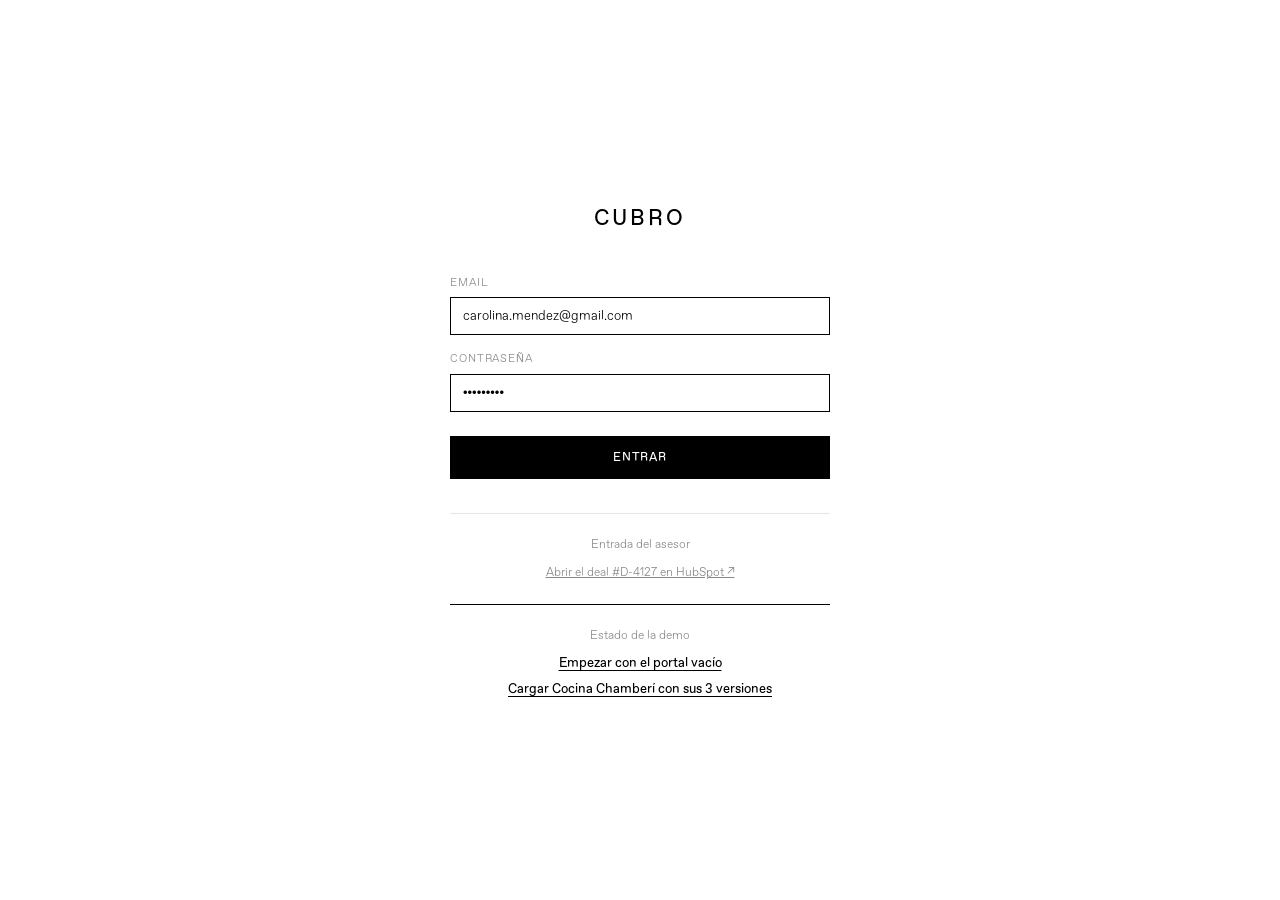
<file: index.html>
<!DOCTYPE html>
<html lang="es">
<head>
<meta charset="utf-8">
<meta name="viewport" content="width=device-width, initial-scale=1">
<title>Entrar · CUBRO</title>
<link rel="stylesheet" href="cubro-identity.css">
<link rel="stylesheet" href="app.css">
</head>
<body>

<div class="login">
  <div class="login-box">
    <span class="logo">CUBRO</span>

    <form onsubmit="entrar(event)">
      <div class="f">
        <label for="email">Email</label>
        <input type="email" id="email" value="carolina.mendez@gmail.com">
      </div>
      <div class="f">
        <label for="pass">Contraseña</label>
        <input type="password" id="pass" value="cubro2026">
      </div>
      <button class="btn" type="submit">Entrar</button>
    </form>

    <div class="login-alt">
      <p>Entrada del asesor</p>
      <p style="margin-top:10px"><a href="deal.html">Abrir el deal #D-4127 en HubSpot ↗</a></p>
      <hr class="divider" style="margin:22px 0">
      <p class="muted">Estado de la demo</p>
      <p style="margin-top:10px"><button class="lnk" onclick="empezarVacio()">Empezar con el portal vacío</button></p>
      <p style="margin-top:8px"><button class="lnk" onclick="cargarCierre()">Cargar Cocina Chamberí con sus 3 versiones</button></p>
    </div>
  </div>
</div>

<script src="app.js"></script>
<script>
function entrar(ev) { ev.preventDefault(); location.href = 'home.html?role=cliente'; }

/* Punto de partida del journey completo: la clienta aún no tiene nada. */
function empezarVacio() {
  resetState();
  toast('Portal vacío. Entra y crea tu primer proyecto.');
}
/* Atajo al final del guion: proyecto con V1, V2 y V3 firmada. */
function cargarCierre() {
  sembrarDemoCompleta();
  toast('Cocina Chamberí cargada: V3 firmada y actual, V1 y V2 de consulta.');
}
</script>
</body>
</html>
</file>
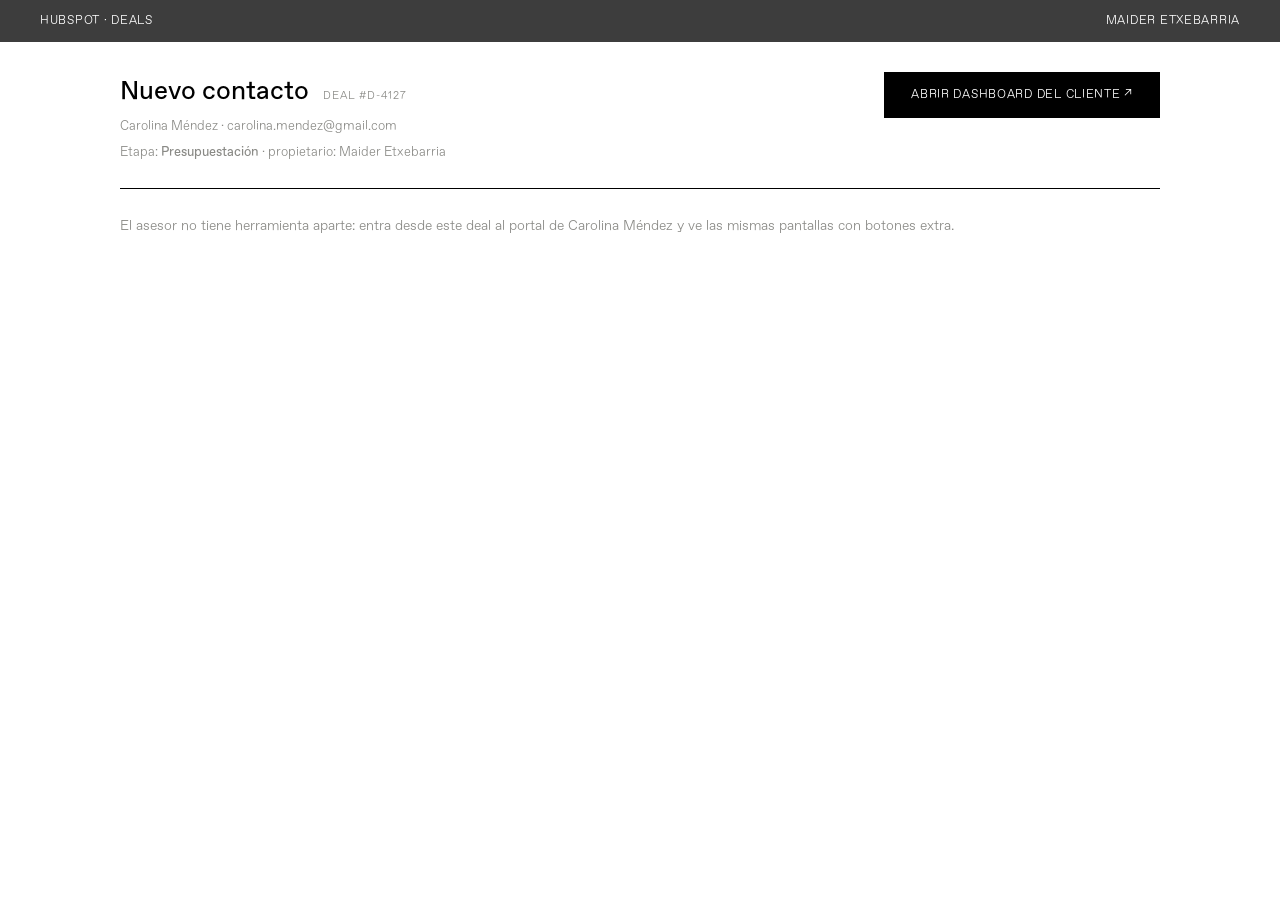
<file: deal.html>
<!DOCTYPE html>
<html lang="es">
<head>
<meta charset="utf-8">
<meta name="viewport" content="width=device-width, initial-scale=1">
<title>HubSpot · Deals</title>
<link rel="stylesheet" href="cubro-identity.css">
<link rel="stylesheet" href="app.css">
</head>
<body>

<!-- Prop. Sólo existe para que el Loom muestre que el asesor entra al portal del
     cliente DESDE HubSpot. Nada de clonar HubSpot: una barra y un botón. -->
<div class="hs-bar">
  <span>HubSpot · Deals</span>
  <span id="hsUser"></span>
</div>

<div class="wrap" id="deal"></div>

<script src="app.js"></script>
<script>
function renderDeal() {
  const p = proyectoActual();
  document.getElementById('hsUser').textContent = DEMO.am.nombre;

  document.getElementById('deal').innerHTML = `
    <div class="proj-head">
      <div>
        <div class="proj-title">
          <h1>${p ? p.nombre : 'Nuevo contacto'}</h1>
          <span class="proj-ref">Deal #${DEMO.deal.id}</span>
        </div>
        <div class="proj-dir">${state().perfil.nombre} · ${state().perfil.email}</div>
        <div class="proj-dir">Etapa: <strong style="font-weight:400">${DEMO.deal.etapa}</strong> ·
          propietario: ${DEMO.am.nombre}</div>
      </div>
      <div class="proj-actions">
        <a class="btn" href="${p ? 'project.html?role=am' : 'home.html?role=am'}">Abrir dashboard del cliente ↗</a>
      </div>
    </div>

    <hr class="divider">
    <p class="muted">El asesor no tiene herramienta aparte: entra desde este deal al portal de
      ${state().perfil.nombre} y ve las mismas pantallas con botones extra.</p>`;
}
document.addEventListener('DOMContentLoaded', renderDeal);
</script>
</body>
</html>
</file>
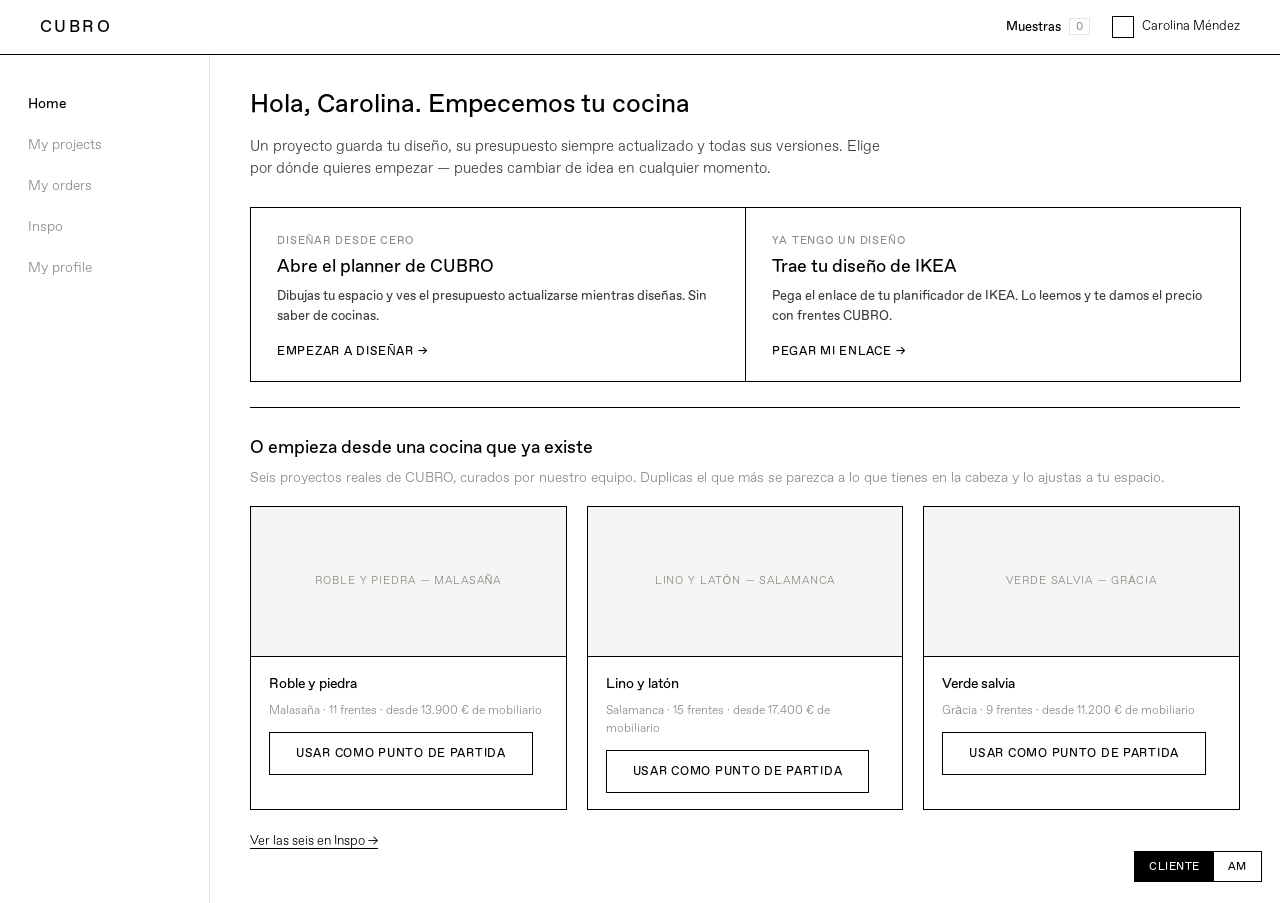
<file: home.html>
<!DOCTYPE html>
<html lang="es">
<head>
<meta charset="utf-8">
<meta name="viewport" content="width=device-width, initial-scale=1">
<title>Home · CUBRO</title>
<link rel="stylesheet" href="cubro-identity.css">
<link rel="stylesheet" href="app.css">
</head>
<body>

<div class="shell">
  <nav class="sidenav"></nav>
  <main class="main">
    <div class="wrap" id="home"></div>
  </main>
</div>

<script src="app.js"></script>
<script src="crear.js"></script>
<script>
/* Home. Con proyectos: saludo + CTA + tarjetas. Sin proyectos: estado vacío
   que hace de onboarding (ver decisión de copy en el README). */
function renderHome() {
  const nombre = state().perfil.nombre.split(' ')[0];
  const ps = proyectos().filter(p => !p.archivado);

  document.getElementById('home').innerHTML = ps.length ? conProyectos(nombre, ps) : sinProyectos(nombre);
}

/* — estado vacío — */
function sinProyectos(nombre) {
  return `
    <h1>Hola, ${nombre}. Empecemos tu cocina</h1>
    <p class="lead">Un proyecto guarda tu diseño, su presupuesto siempre actualizado y todas
      sus versiones. Elige por dónde quieres empezar — puedes cambiar de idea en cualquier momento.</p>

    <div class="paths">
      ${CAMINOS.map(c => `
        <button class="path" onclick="${c.accion}">
          <span class="path-k">${c.kicker}</span>
          <span class="path-t">${c.titulo}</span>
          <span class="path-s">${c.sub}</span>
          <span class="path-cta">${c.cta} →</span>
        </button>`).join('')}
    </div>

    <hr class="divider">
    <h2>O empieza desde una cocina que ya existe</h2>
    <p class="muted" style="margin-top:6px">Seis proyectos reales de CUBRO, curados por nuestro equipo.
      Duplicas el que más se parezca a lo que tienes en la cabeza y lo ajustas a tu espacio.</p>
    <div class="cards" style="margin-top:18px">
      ${INSPO.slice(0, 3).map(id => {
        const pl = PLANTILLAS[id];
        return `<div class="card">
          <div class="card-img"><span>${pl.nombre} — ${pl.barrio}</span></div>
          <div class="card-body">
            <div class="t">${pl.nombre}</div>
            <div class="m">${pl.barrio} · ${pl.frentes} frentes · desde ${eur(pl.mobiliario.precio)} de mobiliario</div>
            <button class="btn secondary" onclick="empezarDesdeInspo('${id}')">Usar como punto de partida</button>
          </div></div>`;
      }).join('')}
    </div>
    <p style="margin-top:20px"><a class="lnk" href="${href('inspo.html')}">Ver las seis en Inspo →</a></p>`;
}

/* — con proyectos — */
function conProyectos(nombre, ps) {
  const cards = ps.map(p => {
    const q = computeQuote(p, p.versionActual);
    const badge = q.firmada
      ? `<span class="badge firmada">${p.versionActual} · firmada por diseñador</span>`
      : `<span class="badge edicion">${p.versionActual} · en edición</span>`;
    return `<div class="card">
      <div class="card-img"><span>Render · ${p.nombre}</span></div>
      <div class="card-body">
        <div class="t">${p.nombre}</div>
        <div class="m">${badge}<br>${p.barrio || p.ciudad}, ${p.cp} · ${p.orden.length}
          ${p.orden.length === 1 ? 'versión' : 'versiones'} · ${p.bases[p.versionActual].fecha}</div>
        <div class="p">${eur(q.total)}</div>
        <div style="margin-top:16px;display:flex;gap:10px;flex-wrap:wrap">
          <button class="btn secondary" onclick="verProyecto('${p.id}')">Ver proyecto</button>
          <button class="btn ghost" onclick="stub('Kebab: Duplicar · Copiar link · Eliminar.')">···</button>
        </div>
      </div></div>`;
  }).join('');

  return `
    <h1>Hola, ${nombre}</h1>

    <div class="cta-card">
      <div>
        <h2>Hazlo realidad</h2>
        <p class="muted" style="margin-top:6px">Agenda una videollamada con tu diseñadora ${DEMO.de.nombre}</p>
        <ul>
          <li>Diseñador dedicado</li>
          <li>Plan verificado antes de fabricar</li>
          <li>Renders 3D de tu cocina</li>
        </ul>
      </div>
      <button class="btn" onclick="stub('Se abriría el calendario de ${DEMO.de.nombre}.')">Agendar</button>
    </div>

    <hr class="divider">
    <div class="row-between">
      <h2>Tus proyectos</h2>
      <button class="btn secondary" onclick="abrirCrear()">＋ Nuevo proyecto</button>
    </div>
    <div class="cards">${cards}</div>

    <div class="am-only am-box" style="margin-top:30px">
      <h3>Acciones del deal #${DEMO.deal.id}</h3>
      <div class="am-row">
        <button class="btn secondary" onclick="stub('Valores enviados al deal — sincronizado.')">Guardar en CRM</button>
        <button class="btn secondary" onclick="stub('Propiedades «Valores € AM» del deal: subtotal, descuento, base, IVA y total congelados.')">Ver valores congelados</button>
        <button class="btn secondary" onclick="stub('Tarea de seguimiento creada en HubSpot para ${DEMO.am.nombre}.')">Agendar seguimiento</button>
      </div>
    </div>`;
}

function verProyecto(id) { abrirProyecto(id); location.href = href('project.html'); }

document.addEventListener('DOMContentLoaded', () => { renderChrome('home'); renderHome(); });
document.addEventListener('cubro:rol', renderHome);
</script>
</body>
</html>
</file>
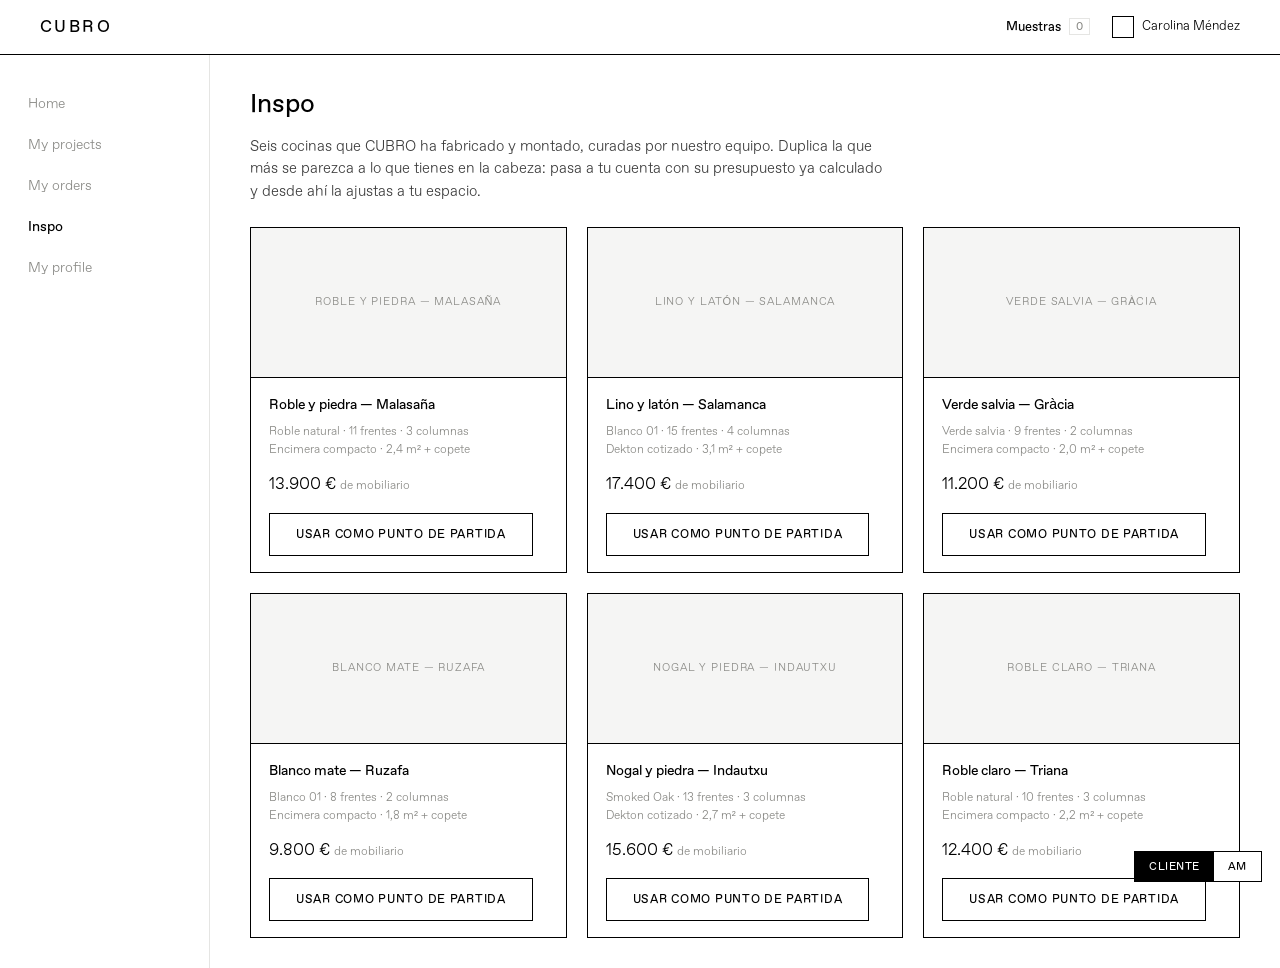
<file: inspo.html>
<!DOCTYPE html>
<html lang="es">
<head>
<meta charset="utf-8">
<meta name="viewport" content="width=device-width, initial-scale=1">
<title>Inspo · CUBRO</title>
<link rel="stylesheet" href="cubro-identity.css">
<link rel="stylesheet" href="app.css">
</head>
<body>

<div class="shell">
  <nav class="sidenav"></nav>
  <main class="main">
    <div class="wrap" id="in"></div>
  </main>
</div>

<script src="app.js"></script>
<script src="crear.js"></script>
<script>
function renderInspo() {
  document.getElementById('in').innerHTML = `
    <h1>Inspo</h1>
    <p class="lead">Seis cocinas que CUBRO ha fabricado y montado, curadas por nuestro equipo.
      Duplica la que más se parezca a lo que tienes en la cabeza: pasa a tu cuenta con su
      presupuesto ya calculado y desde ahí la ajustas a tu espacio.</p>

    <div class="cards" style="margin-top:24px">
      ${INSPO.map(id => {
        const pl = PLANTILLAS[id];
        const ac = CATALOGO.acabados.find(a => a.id === pl.acabado);
        return `<div class="card">
          <div class="card-img"><span>${pl.nombre} — ${pl.barrio}</span></div>
          <div class="card-body">
            <div class="t">${pl.nombre} — ${pl.barrio}</div>
            <div class="m">${ac.nombre} · ${pl.frentes} frentes · ${pl.columnas} columnas<br>
              ${pl.encimera.label}</div>
            <div class="p">${eur(pl.mobiliario.precio)} <span class="muted" style="font-size:12px">de mobiliario</span></div>
            <div style="margin-top:16px">
              <button class="btn secondary" onclick="empezarDesdeInspo('${id}')">Usar como punto de partida</button>
            </div>
          </div></div>`;
      }).join('')}
    </div>`;
}

document.addEventListener('DOMContentLoaded', () => { renderChrome('inspo'); renderInspo(); });
document.addEventListener('cubro:rol', renderInspo);
</script>
</body>
</html>
</file>
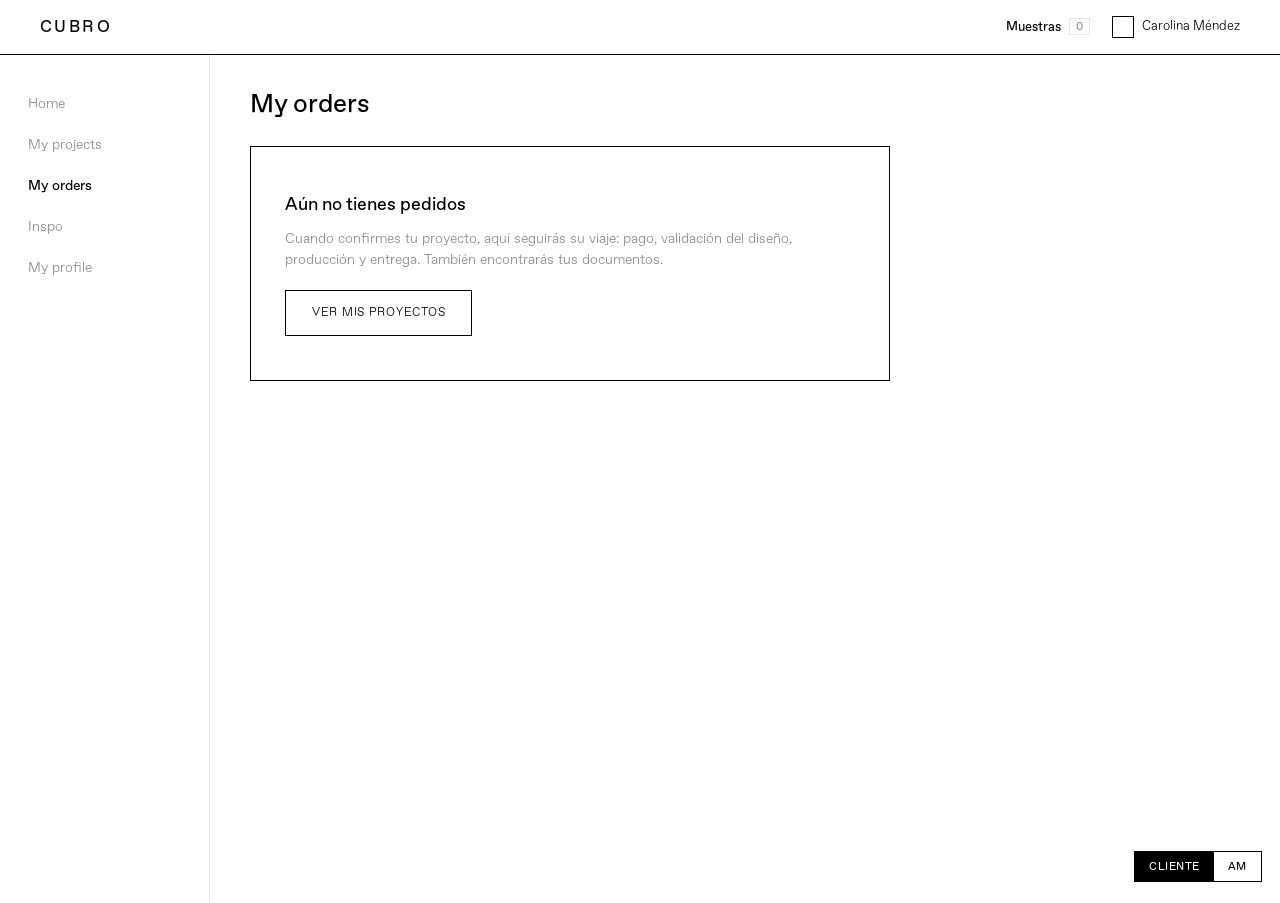
<file: orders.html>
<!DOCTYPE html>
<html lang="es">
<head>
<meta charset="utf-8">
<meta name="viewport" content="width=device-width, initial-scale=1">
<title>My orders · CUBRO</title>
<link rel="stylesheet" href="cubro-identity.css">
<link rel="stylesheet" href="app.css">
</head>
<body>

<div class="shell">
  <nav class="sidenav"></nav>
  <main class="main">
    <div class="wrap" id="or"></div>
  </main>
</div>

<script src="app.js"></script>
<script>
const ETAPAS = [
  { t: 'Pago inicial', s: 'Recibido el 50 % del proyecto' },
  { t: 'Diseño validado', s: 'Tu diseñadora revisa medidas y plan de montaje antes de fabricar' },
  { t: 'Producción y compra', s: 'Fabricamos tus frentes y compramos la estructura' },
  { t: 'Entrega y montaje', s: 'Coordinamos día de entrega y montaje en tu casa' }
];

function renderOrders() {
  const o = state().pedido;

  if (!o) {
    document.getElementById('or').innerHTML = `
      <h1>My orders</h1>
      <div class="empty">
        <h2>Aún no tienes pedidos</h2>
        <p class="muted">Cuando confirmes tu proyecto, aquí seguirás su viaje: pago, validación del
          diseño, producción y entrega. También encontrarás tus documentos.</p>
        <div style="margin-top:20px">
          <a class="btn secondary" href="${href('projects.html')}">Ver mis proyectos</a>
        </div>
      </div>`;
    return;
  }

  const etapas = ETAPAS.map((e, i) => {
    const n = i + 1;
    const clase = n < o.etapa ? 'hecho' : n === o.etapa ? 'curso' : 'pend';
    const dot = n < o.etapa ? '✓' : n === o.etapa ? '●' : '○';
    return `<div class="step ${clase}">
      <div class="step-dot">${dot}</div>
      <div><div class="step-t">${e.t}</div><div class="step-s">${e.s}</div></div>
      <div class="muted" style="font-size:12px">${n < o.etapa ? 'completado' : n === o.etapa ? 'en curso' : 'pendiente'}</div>
    </div>`;
  }).join('');

  document.getElementById('or').innerHTML = `
    <h1>My orders</h1>
    <div class="proj-head" style="margin-top:20px">
      <div>
        <div class="proj-title"><h2>${o.nombre}</h2><span class="proj-ref">Pedido #${o.ref}</span></div>
        <div class="proj-dir">Confirmado el ${o.fecha} · entrega en ${o.direccion}</div>
      </div>
    </div>

    <div class="sum">
      <div class="sum-row"><div class="k">Total del proyecto</div><div class="v num">${eur(o.total)}</div></div>
      <div class="sum-row"><div class="k">Pagado (50 %)</div><div class="v num">${eur(o.pagado)}</div></div>
      <div class="sum-row"><div class="k">Pendiente · antes de producción</div><div class="v num">${eur(o.total - o.pagado)}</div></div>
    </div>

    <div class="block-header"><span class="name">El viaje de tu pedido</span><span class="meta">#${o.ref}</span></div>
    <div class="steps">${etapas}</div>

    <div class="block-header"><span class="name">Documentos</span><span class="meta">descargables</span></div>
    <table class="simple">
      <tr><td>Proforma del proyecto</td><td style="text-align:right">
        <button class="lnk" onclick="stub('Se descargaría la proforma en PDF.')">Descargar PDF</button></td></tr>
      <tr><td>Factura del pago inicial</td><td style="text-align:right">
        <button class="lnk" onclick="stub('Se descargaría la factura en PDF.')">Descargar PDF</button></td></tr>
    </table>

    <div class="am-only am-box" style="margin-top:26px">
      <h3>Capa asesor</h3>
      <div class="am-row">
        <span>Cobro final: se solicita antes de entrar en el calendario de producción.</span>
        <button class="btn secondary" onclick="stub('Recordatorio de cobro final enviado a ${state().perfil.nombre}.')">Forzar recordatorio</button>
      </div>
    </div>`;
}

document.addEventListener('DOMContentLoaded', () => { renderChrome('orders'); renderOrders(); });
document.addEventListener('cubro:rol', renderOrders);
</script>
</body>
</html>
</file>
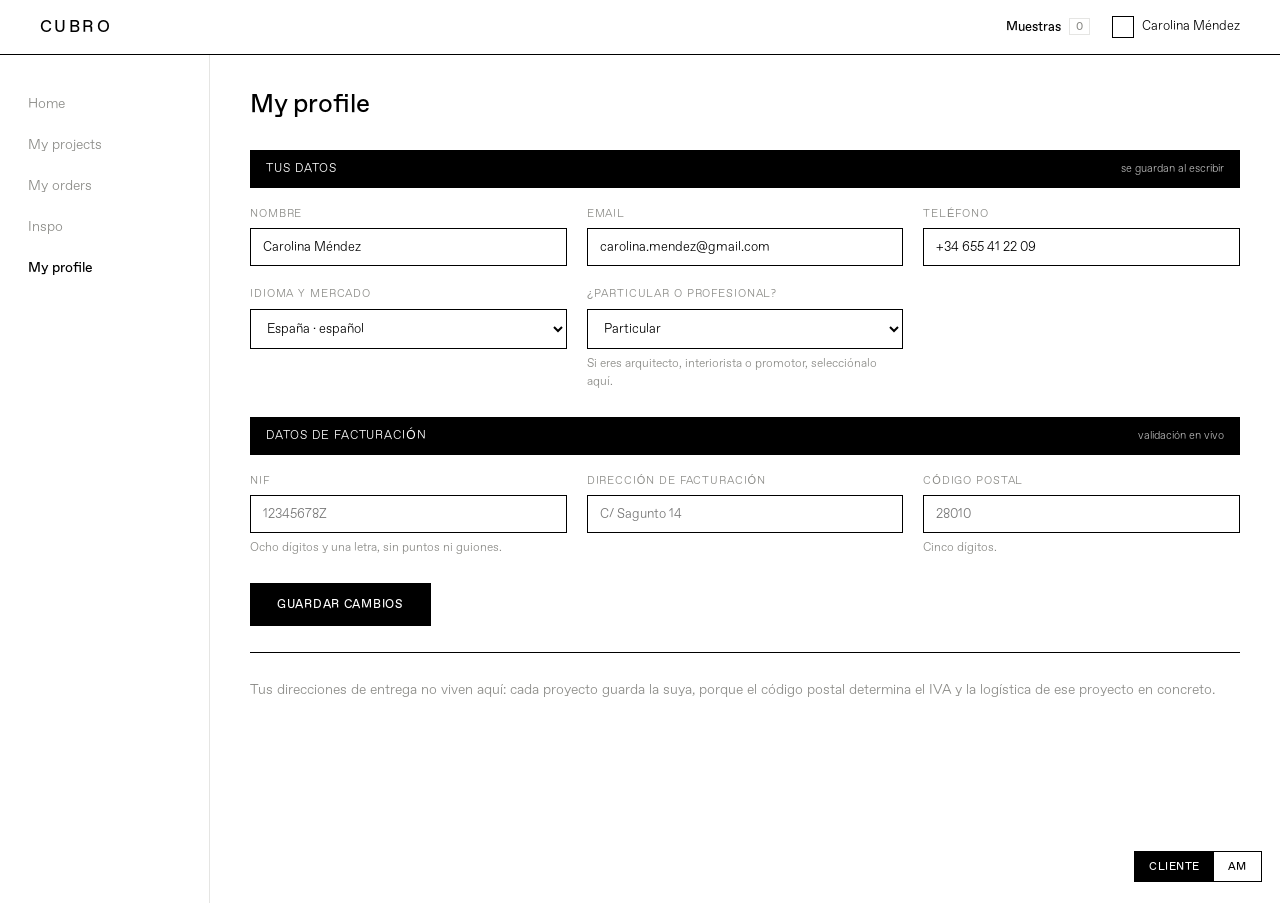
<file: profile.html>
<!DOCTYPE html>
<html lang="es">
<head>
<meta charset="utf-8">
<meta name="viewport" content="width=device-width, initial-scale=1">
<title>My profile · CUBRO</title>
<link rel="stylesheet" href="cubro-identity.css">
<link rel="stylesheet" href="app.css">
</head>
<body>

<div class="shell">
  <nav class="sidenav"></nav>
  <main class="main">
    <div class="wrap" id="pf"></div>
  </main>
</div>

<script src="app.js"></script>
<script>
function renderProfile() {
  const p = state().perfil;
  const profesional = p.tipoCliente !== 'Particular';

  document.getElementById('pf').innerHTML = `
    <h1>My profile</h1>

    <div class="block-header"><span class="name">Tus datos</span><span class="meta">se guardan al escribir</span></div>
    <div class="form-grid">
      <div class="f"><label for="fNombre">Nombre</label><input type="text" id="fNombre" value="${p.nombre}" onchange="setCampo('nombre',this.value)"></div>
      <div class="f"><label for="fEmail">Email</label><input type="email" id="fEmail" value="${p.email}" onchange="setCampo('email',this.value)"></div>
      <div class="f"><label for="fTel">Teléfono</label><input type="text" id="fTel" value="${p.telefono}" onchange="setCampo('telefono',this.value)"></div>
      <div class="f"><label for="fPais">Idioma y mercado</label>
        <select id="fPais" onchange="setCampo('pais',this.value)">
          ${Object.values(MERCADOS).map(m => `<option value="${m.id}" ${p.pais === m.id ? 'selected' : ''}>${m.nombre} · español</option>`).join('')}
        </select></div>
      <div class="f"><label for="fTipo">¿Particular o profesional?</label>
        <select id="fTipo" onchange="setCampo('tipoCliente',this.value)">
          ${CATALOGO.perfiles.map(x => `<option ${p.tipoCliente === x ? 'selected' : ''}>${x}</option>`).join('')}
        </select>
        <span class="f-hint">${profesional ? 'Como profesional puedes facturar con IVA intracomunitario.' : 'Si eres arquitecto, interiorista o promotor, selecciónalo aquí.'}</span>
      </div>
    </div>

    <div class="block-header"><span class="name">Datos de facturación</span><span class="meta">validación en vivo</span></div>
    <div class="form-grid">
      <div class="f"><label for="fNif">${profesional ? 'CIF' : 'NIF'}</label>
        <input type="text" id="fNif" value="${p.nif}" placeholder="${profesional ? 'B12345678' : '12345678Z'}" oninput="valNif()" onblur="valNif()">
        <span class="f-hint" id="hNif">${profesional ? 'Una letra y ocho dígitos.' : 'Ocho dígitos y una letra, sin puntos ni guiones.'}</span></div>
      <div class="f"><label for="fDir">Dirección de facturación</label>
        <input type="text" id="fDir" value="${p.dirFact}" placeholder="C/ Sagunto 14" onchange="setCampo('dirFact',this.value)"></div>
      <div class="f"><label for="fCp">Código postal</label>
        <input type="text" id="fCp" value="${p.cpFact}" maxlength="5" placeholder="28010" oninput="valCp()" onblur="valCp()">
        <span class="f-hint" id="hCp">Cinco dígitos.</span></div>
      ${profesional ? `
      <div class="f"><label for="fVies">IVA intracomunitario</label>
        <div class="f-row">
          <input type="text" id="fVies" placeholder="ES B12345678">
          <button class="btn secondary" onclick="validarVies()">Validar en VIES</button>
        </div>
        <span class="f-hint" id="hVies">${p.vies ? '✓ Validado en VIES' : 'Comprobamos el número contra el registro europeo.'}</span></div>` : ''}
    </div>

    <div style="margin-top:26px">
      <button class="btn" onclick="stub('Datos guardados en tu cuenta CUBRO.')">Guardar cambios</button>
    </div>

    <hr class="divider">
    <p class="muted">Tus direcciones de entrega no viven aquí: cada proyecto guarda la suya, porque el
      código postal determina el IVA y la logística de ese proyecto en concreto.</p>`;
}

function setCampo(k, v) {
  state().perfil[k] = v; saveState();
  if (k === 'tipoCliente' || k === 'pais') renderProfile();
}

/* Validaciones de formato en vivo — el fail-safe que pide la §5.6. */
function valNif() {
  const inp = document.getElementById('fNif'), h = document.getElementById('hNif');
  const v = inp.value.trim().toUpperCase();
  const profesional = state().perfil.tipoCliente !== 'Particular';
  const re = profesional ? /^[A-HJ-NP-SUVW]\d{8}$/ : /^\d{8}[A-Z]$/;
  if (!v) { inp.className = ''; h.className = 'f-hint'; h.textContent = profesional ? 'Una letra y ocho dígitos.' : 'Ocho dígitos y una letra, sin puntos ni guiones.'; return; }
  if (!re.test(v)) {
    inp.className = 'bad'; h.className = 'f-hint bad';
    h.textContent = /[.\-\s]/.test(v) ? 'Sin puntos, guiones ni espacios.' : `Formato de ${profesional ? 'CIF' : 'NIF'} no válido.`;
    return;
  }
  inp.className = 'good'; h.className = 'f-hint good'; h.textContent = '✓ Formato correcto';
  setCampo('nif', v);
}
function valCp() {
  const inp = document.getElementById('fCp'), h = document.getElementById('hCp');
  const v = inp.value.trim();
  if (!v) { inp.className = ''; h.className = 'f-hint'; h.textContent = 'Cinco dígitos.'; return; }
  if (!/^\d{5}$/.test(v)) {
    inp.className = 'bad'; h.className = 'f-hint bad';
    h.textContent = 'Un código postal son cinco dígitos, sin puntos ni letras.'; return;
  }
  const geo = resolverCP(state().perfil.pais, v);
  inp.className = 'good'; h.className = 'f-hint good';
  h.textContent = geo.barrio ? `✓ ${geo.barrio}, ${geo.ciudad}` : '✓ Formato correcto';
  setCampo('cpFact', v);
}
function validarVies() {
  const v = document.getElementById('fVies').value.trim();
  const h = document.getElementById('hVies');
  if (!v) { h.className = 'f-hint bad'; h.textContent = 'Escribe el número antes de validar.'; return; }
  h.className = 'f-hint good'; h.textContent = '✓ Validado en VIES';
  state().perfil.vies = true; saveState();
  toast('Número validado contra el registro VIES.');
}

document.addEventListener('DOMContentLoaded', () => { renderChrome('profile'); renderProfile(); });
document.addEventListener('cubro:rol', renderProfile);
</script>
</body>
</html>
</file>
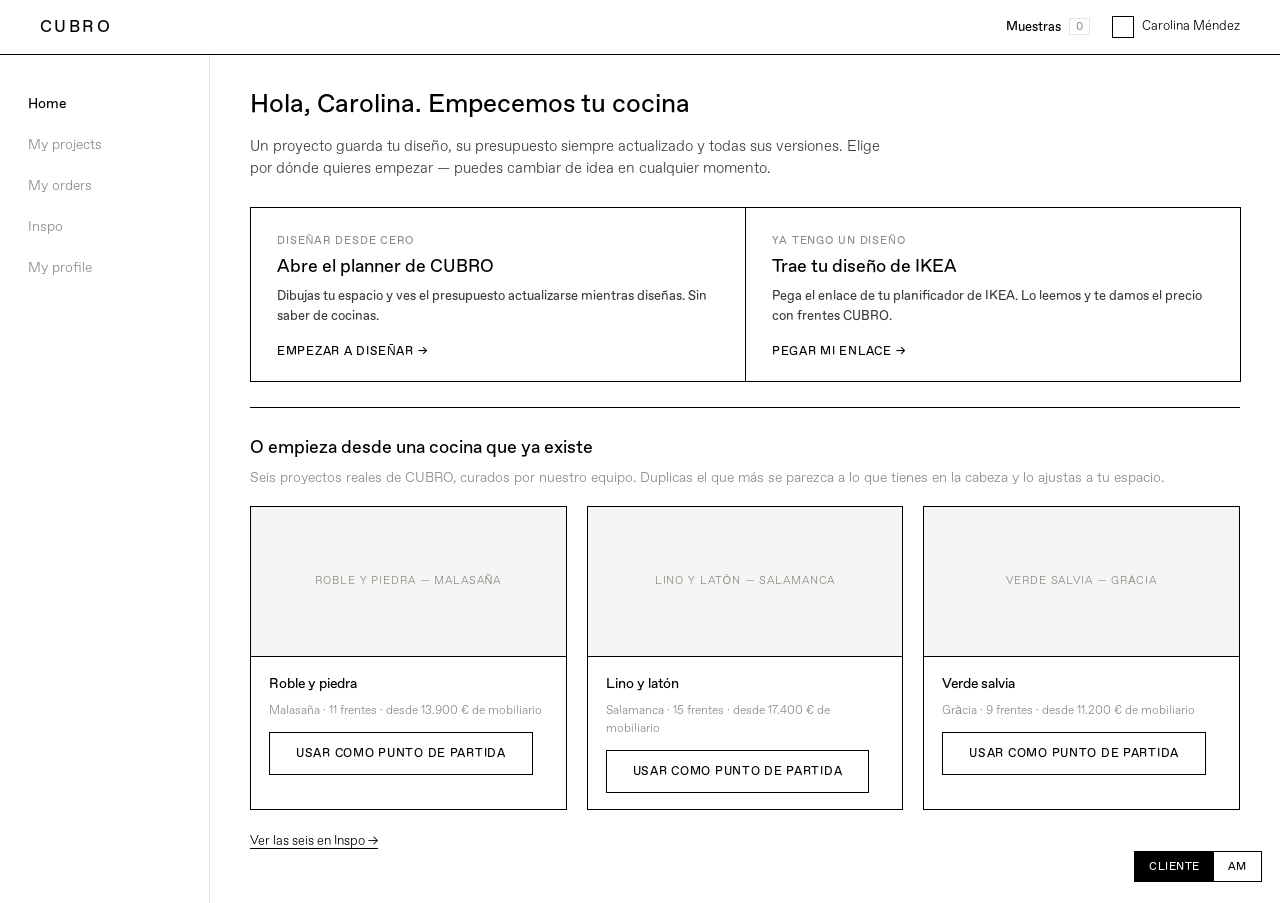
<file: project.html>
<!DOCTYPE html>
<html lang="es">
<head>
<meta charset="utf-8">
<meta name="viewport" content="width=device-width, initial-scale=1">
<title>Cocina Chamberí · CUBRO</title>
<link rel="stylesheet" href="cubro-identity.css">
<link rel="stylesheet" href="app.css">
</head>
<body>

<div class="shell">
  <nav class="sidenav"></nav>
  <main class="main">
    <div class="wrap" id="proj"></div>
  </main>
</div>

<!-- modal: añadir línea fuera de catálogo (solo AM) -->
<div class="modal-bg" id="modalExtra">
  <div class="modal">
    <h2>Añadir fuera de catálogo</h2>
    <div class="err" id="mErr"></div>
    <div class="f">
      <label for="mConcepto">Concepto</label>
      <input type="text" id="mConcepto" placeholder="Ej. Adaptación de instalación eléctrica">
    </div>
    <div class="f">
      <label for="mImporte">Importe (€, sin IVA)</label>
      <input type="number" id="mImporte" min="1" step="10" placeholder="0">
    </div>
    <div class="f">
      <label for="mNota">Nota interna (obligatoria)</label>
      <textarea id="mNota" rows="3" placeholder="Por qué se añade, quién lo autoriza, coste estimado…"></textarea>
    </div>
    <div class="modal-actions">
      <button class="btn ghost" onclick="cerrarModalExtra()">Cancelar</button>
      <button class="btn" onclick="guardarExtra()">Añadir línea</button>
    </div>
  </div>
</div>

<script src="app.js"></script>
<script src="project.js"></script>
</body>
</html>
</file>
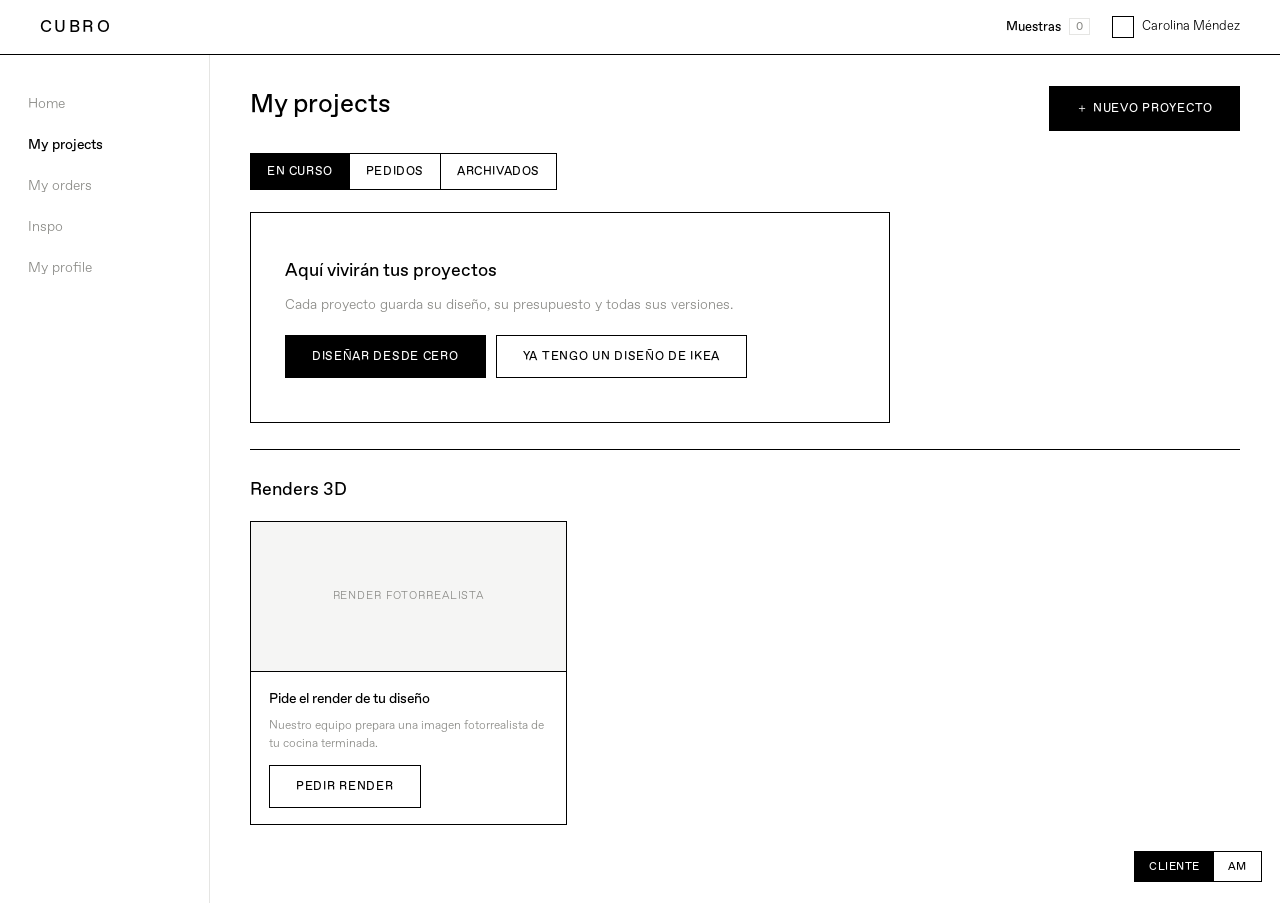
<file: projects.html>
<!DOCTYPE html>
<html lang="es">
<head>
<meta charset="utf-8">
<meta name="viewport" content="width=device-width, initial-scale=1">
<title>My projects · CUBRO</title>
<link rel="stylesheet" href="cubro-identity.css">
<link rel="stylesheet" href="app.css">
</head>
<body>

<div class="shell">
  <nav class="sidenav"></nav>
  <main class="main">
    <div class="wrap" id="pr"></div>
  </main>
</div>

<script src="app.js"></script>
<script src="crear.js"></script>
<script>
let TAB = 'curso';

function renderProjects() {
  const todos = proyectos();
  const pedido = state().pedido;
  const lista = TAB === 'curso'    ? todos.filter(p => !p.archivado && (!pedido || pedido.proyecto !== p.id))
              : TAB === 'pedidos'  ? todos.filter(p => pedido && pedido.proyecto === p.id)
              :                      todos.filter(p => p.archivado);

  const cards = lista.map(p => {
    const q = computeQuote(p, p.versionActual);
    const badge = q.firmada
      ? `<span class="badge firmada">${p.versionActual} · firmada</span>`
      : `<span class="badge edicion">${p.versionActual} · en edición</span>`;
    return `<div class="card">
      <div class="card-img"><span>Render · ${p.nombre}</span></div>
      <div class="card-body">
        <div class="t">${p.nombre} <span class="proj-ref">#${p.ref}</span></div>
        <div class="m">${badge}<br>
          ${p.direccion ? p.direccion + ' · ' : ''}${p.barrio || p.ciudad}, ${p.cp}<br>
          ${p.orden.length} ${p.orden.length === 1 ? 'versión' : 'versiones'} · creado ${p.creado}</div>
        <div class="p">${eur(q.total)}</div>
        <div style="margin-top:16px"><button class="btn secondary" onclick="verProyecto('${p.id}')">Ver proyecto</button></div>
      </div></div>`;
  }).join('');

  /* El estado vacío de "En curso" sólo hace de onboarding si de verdad no hay nada;
     si el cliente ya tiene proyectos en otras pestañas, basta con orientarle. */
  const vacio = TAB === 'curso' && todos.length === 0
    ? `<div class="empty">
         <h2>Aquí vivirán tus proyectos</h2>
         <p class="muted">Cada proyecto guarda su diseño, su presupuesto y todas sus versiones.</p>
         <div style="margin-top:20px;display:flex;gap:10px;flex-wrap:wrap">
           <button class="btn" onclick="abrirCrear('cubro')">Diseñar desde cero</button>
           <button class="btn secondary" onclick="abrirCrear('ikea')">Ya tengo un diseño de IKEA</button>
         </div>
       </div>`
    : `<div class="empty"><h2>Nada por aquí todavía</h2>
         <p class="muted">${
           TAB === 'curso'   ? 'Todos tus proyectos están ya confirmados: los tienes en la pestaña Pedidos.'
         : TAB === 'pedidos' ? 'Cuando confirmes un proyecto, aparecerá en esta pestaña.'
         :                     'No has archivado ningún proyecto.'}</p></div>`;

  document.getElementById('pr').innerHTML = `
    <div class="row-between">
      <h1>My projects</h1>
      <button class="btn" onclick="abrirCrear('cubro')">＋ Nuevo proyecto</button>
    </div>

    <div class="am-only am-box" style="margin-top:18px">
      <div class="am-row" style="margin-bottom:0">
        <span>Estás viendo los proyectos de: <strong style="font-weight:400">${state().perfil.nombre}</strong></span>
        <button class="btn secondary" onclick="stub('Buscador de clientes: fuera del alcance del prototipo v1.')">Cambiar</button>
      </div>
    </div>

    <div class="versions" style="margin-top:22px">
      ${[['curso', 'En curso'], ['pedidos', 'Pedidos'], ['archivados', 'Archivados']].map(([id, l]) =>
        `<button class="vchip ${TAB === id ? 'on' : ''}" onclick="setTab('${id}')">${l}</button>`).join('')}
    </div>

    ${lista.length ? `<div class="cards">${cards}</div>` : vacio}

    <hr class="divider">
    <h2>Renders 3D</h2>
    <div class="cards">
      <div class="card">
        <div class="card-img"><span>Render fotorrealista</span></div>
        <div class="card-body">
          <div class="t">Pide el render de tu diseño</div>
          <div class="m">Nuestro equipo prepara una imagen fotorrealista de tu cocina terminada.</div>
          <button class="btn secondary" onclick="stub('Solicitud de render enviada al equipo de CUBRO.')">Pedir render</button>
        </div>
      </div>
    </div>`;
}

function setTab(t) { TAB = t; renderProjects(); }
function verProyecto(id) { abrirProyecto(id); location.href = href('project.html'); }

document.addEventListener('DOMContentLoaded', () => { renderChrome('projects'); renderProjects(); });
document.addEventListener('cubro:rol', renderProjects);
</script>
</body>
</html>
</file>
<file: cubro-identity.css>
@font-face {
font-family: 'Favorit';
src: url([data-uri]) format('woff2');
font-weight: 300; font-style: normal;
}
@font-face {
font-family: 'Favorit';
src: url([data-uri]) format('woff2');
font-weight: 400; font-style: normal;
}

/* ============================================================
   CUBRO IDENTITY KIT — prototipo Quoter · v1 (2-ago-2026)
   Fuente de verdad: brand guide CUBRO + prototipos v4/v5.
   Reglas: Favorit siempre (embebida arriba, no sustituir).
   Blanco/negro. SIN border-radius. Color solo semántico-estado.
   ============================================================ */
:root{
  --black:#000; --white:#fff;
  --gray:#F5F5F4;           /* fondos secundarios, filas alternas */
  --gray-mid:#3D3D3D;
  --gray-text:#8a8a86;
  --rule:#E5E5E3;           /* líneas divisorias */
  /* semánticos — SOLO badges de estado, nunca decorativos */
  --st-info:#1958DF; --st-warn:#FF8D28; --st-ok:#3DA650; --st-block:#E11D1D;
}
*{margin:0;padding:0;box-sizing:border-box;border-radius:0!important}
body{font-family:'Favorit',Helvetica,Arial,sans-serif;font-weight:300;
     background:var(--white);color:var(--black);font-size:14px;line-height:1.5;
     -webkit-font-smoothing:antialiased}
h1,h2,h3{font-weight:400;letter-spacing:0}
h1{font-size:26px} h2{font-size:18px} h3{font-size:15px}
a{color:inherit}

/* — chrome — */
.topbar{display:flex;justify-content:space-between;align-items:center;
  padding:14px 40px;border-bottom:1px solid var(--black);background:var(--white);
  position:sticky;top:0;z-index:50}
.logo{font-weight:400;font-size:17px;letter-spacing:.14em}
.sidenav{width:210px;padding:28px 0;border-right:1px solid var(--rule)}
.sidenav a{display:block;padding:10px 28px;font-size:14px;color:var(--gray-text);text-decoration:none}
.sidenav a.active{color:var(--black);font-weight:400}

/* — block headers (patrón CUBRO de los prototipos) — */
.block-header{display:flex;justify-content:space-between;align-items:baseline;
  background:var(--black);color:var(--white);padding:10px 16px;margin-top:26px}
.block-header .name{font-size:12px;letter-spacing:.08em;text-transform:uppercase}
.block-header .meta{font-size:11px;color:#bbb}

/* — botones — */
.btn{display:inline-block;font-family:inherit;font-size:12px;letter-spacing:.06em;
  text-transform:uppercase;padding:13px 26px;border:1px solid var(--black);
  background:var(--black);color:var(--white);cursor:pointer;text-decoration:none}
.btn.secondary{background:var(--white);color:var(--black)}
.btn.ghost{background:var(--white);color:var(--gray-text);border-color:var(--rule)}
.btn:hover{opacity:.85}

/* — badges de estado (único uso del color) — */
.badge{display:inline-block;font-size:10px;letter-spacing:.05em;text-transform:uppercase;
  padding:3px 8px;color:var(--white);font-weight:400}
.badge.actual{background:var(--black)}
.badge.firmada{background:var(--st-ok)}
.badge.edicion{background:var(--st-info)}
.badge.congelada{background:var(--gray-mid)}
.badge.revisar{background:var(--st-warn)}
.badge.bloqueado{background:var(--st-block)}
.badge.informativo{background:var(--gray);color:var(--gray-text);border:1px solid var(--rule)}

/* — acordeón de bloques del quote — */
.acc{border:1px solid var(--rule);border-top:1px solid var(--black);margin-top:-1px}
.acc-head{display:grid;grid-template-columns:1fr auto auto;gap:16px;align-items:center;
  padding:14px 18px;cursor:pointer;background:var(--white)}
.acc-head:hover{background:var(--gray)}
.acc-title{font-weight:400}
.acc-sub{font-size:11px;color:var(--gray-text)}
.acc-total{font-weight:400;font-variant-numeric:tabular-nums}
.acc-body{border-top:1px solid var(--rule);padding:6px 18px 14px;display:none}
.acc.open .acc-body{display:block}
.line{display:grid;grid-template-columns:1fr auto;gap:12px;padding:8px 0;
  border-bottom:1px solid var(--gray);font-size:13px}
.line .sub{display:block;font-size:11px;color:var(--gray-text)}
.line.informativa{color:var(--gray-text)}
.line.informativa .price{text-decoration:none;font-style:italic}

/* — add-ons de servicio — */
.addon{display:flex;justify-content:space-between;align-items:center;gap:14px;
  border:1px dashed var(--gray-text);padding:12px 16px;margin-top:10px}
.addon .a-name{font-size:13px}
.addon .a-price{font-weight:400;white-space:nowrap}
.addon button{font-size:11px;letter-spacing:.05em;text-transform:uppercase;
  padding:8px 14px;border:1px solid var(--black);background:var(--white);cursor:pointer}
.addon.added{border-style:solid;border-color:var(--black);background:var(--gray)}
.addon.added button{background:var(--black);color:var(--white)}

/* — capa AM (solo visible con body.role-am) — */
.am-only{display:none}
body.role-am .am-only{display:block}
body.role-am .am-only-flex{display:flex}
.am-strip{background:var(--gray-mid);color:var(--white);font-size:11px;
  letter-spacing:.06em;text-transform:uppercase;padding:8px 40px;
  display:none;justify-content:space-between}
body.role-am .am-strip{display:flex}
.gm-chip{border:1px solid var(--rule);background:var(--gray);padding:10px 14px;
  font-size:12px;display:inline-block}

/* — toggle de rol (esquina, solo para la demo) — */
.role-toggle{position:fixed;bottom:18px;right:18px;z-index:99;display:flex;border:1px solid var(--black);background:var(--white)}
.role-toggle button{font-family:inherit;font-size:11px;padding:8px 14px;border:0;background:var(--white);cursor:pointer;letter-spacing:.05em;text-transform:uppercase}
.role-toggle button.on{background:var(--black);color:var(--white)}

/* — utilidades — */
.wrap{max-width:1120px;margin:0 auto;padding:30px 40px}
.muted{color:var(--gray-text)} .num{font-variant-numeric:tabular-nums}
.divider{border:0;border-top:1px solid var(--black);margin:26px 0}
table.simple{width:100%;border-collapse:collapse;font-size:13px}
table.simple td,table.simple th{padding:9px 10px;border-bottom:1px solid var(--rule);text-align:left}
table.simple th{font-size:11px;letter-spacing:.06em;text-transform:uppercase;color:var(--gray-text);font-weight:300}
</file>
<file: app.css>
/* ============================================================
   CUBRO · prototipo — app.css
   SÓLO maquetación. Ni un color nuevo, ni un border-radius, ni otra
   tipografía: todo eso vive en cubro-identity.css y no se toca.
   ============================================================ */

/* — shell de página — */
.shell{display:flex;align-items:stretch;min-height:calc(100vh - 52px)}
.sidenav{flex:0 0 210px}
.main{flex:1;min-width:0}

/* — topbar: lado derecho — */
.tb-right{display:flex;align-items:center;gap:22px}
.tb-item{display:flex;align-items:center;gap:8px;font-family:inherit;font-size:13px;
  background:none;border:0;padding:0;cursor:pointer;color:var(--black);text-decoration:none}
.tb-badge{border:1px solid var(--rule);padding:1px 6px;font-size:11px;color:var(--gray-text)}
.tb-avatar{width:22px;height:22px;border:1px solid var(--black);display:inline-block}

/* — toast (barra negra inferior, 3 s) — */
.toast{position:fixed;left:0;right:0;bottom:0;z-index:200;background:var(--black);color:var(--white);
  padding:16px 40px;font-size:13px;transform:translateY(100%);transition:transform .18s ease}
.toast.on{transform:translateY(0)}

/* — cabecera de proyecto — */
.proj-head{display:flex;justify-content:space-between;align-items:flex-start;gap:30px;flex-wrap:wrap}
.proj-title{display:flex;align-items:baseline;gap:14px;flex-wrap:wrap}
.proj-ref{font-size:11px;letter-spacing:.08em;text-transform:uppercase;color:var(--gray-text)}
.proj-dir{margin-top:6px;font-size:13px;color:var(--gray-text)}
.proj-actions{display:flex;gap:10px;flex-wrap:wrap}

/* — selector de versiones — */
.versions{display:flex;align-items:center;gap:0;margin-top:18px;flex-wrap:wrap}
.vchip{font-family:inherit;font-size:12px;letter-spacing:.05em;text-transform:uppercase;
  padding:10px 16px;border:1px solid var(--black);margin-right:-1px;background:var(--white);
  color:var(--black);cursor:pointer;white-space:nowrap}
.vchip.on{background:var(--black);color:var(--white)}
.vchip .dot{margin-left:7px}
.vmeta{margin-top:10px;font-size:12px;color:var(--gray-text);max-width:760px}

/* — hero — */
.hero{display:grid;grid-template-columns:1.35fr 1fr;gap:0;border:1px solid var(--black);margin-top:24px}
.hero-img{background:var(--gray);border-right:1px solid var(--black);min-height:290px;
  display:flex;align-items:center;justify-content:center;text-align:center;padding:24px}
.hero-img span{font-size:11px;letter-spacing:.08em;text-transform:uppercase;color:var(--gray-text)}
.hero-side{padding:22px}
.sel-label{font-size:11px;letter-spacing:.08em;text-transform:uppercase;color:var(--gray-text);
  margin-bottom:9px;display:block}
.fichas{display:flex;flex-wrap:wrap;gap:0;margin-bottom:22px}
.ficha{font-family:inherit;font-size:12px;padding:10px 14px;border:1px solid var(--black);
  margin:0 -1px -1px 0;background:var(--white);color:var(--black);cursor:pointer}
.ficha:disabled{color:var(--gray-text);border-color:var(--rule);cursor:not-allowed;background:var(--white)}
/* el estado seleccionado gana también cuando la versión está congelada */
.ficha.on,.ficha.on:disabled{background:var(--black);color:var(--white);border-color:var(--black)}
@media(max-width:860px){.hero{grid-template-columns:1fr}.hero-img{border-right:0;border-bottom:1px solid var(--black)}}

/* — acordeones: extras sobre el kit — */
.acc-head .chev{font-size:11px;color:var(--gray-text);width:14px;text-align:right}
.acc.open .acc-head .chev{color:var(--black)}
.acc-note{font-size:12px;color:var(--gray-text);padding:10px 0 2px;border-top:1px solid var(--gray);margin-top:8px}
.line .price{font-variant-numeric:tabular-nums;white-space:nowrap}
.line.sin-precio .price{color:var(--gray-text);font-size:11px;letter-spacing:.05em;text-transform:uppercase}
.sub-block{margin-top:14px}
.sub-block-title{font-size:11px;letter-spacing:.08em;text-transform:uppercase;color:var(--gray-text);
  padding-bottom:6px;border-bottom:1px solid var(--black)}

/* — capa AM dentro de líneas — */
.am-line{display:none;font-size:11px;color:var(--gray-text);padding:2px 0 8px}
body.role-am .am-line{display:block}
.am-box{border:1px solid var(--rule);background:var(--gray);padding:16px 18px;margin-top:16px}
.am-box h3{margin-bottom:12px}
.am-row{display:flex;gap:14px;align-items:center;flex-wrap:wrap;margin-bottom:12px}
select,input[type=text],input[type=number],input[type=email],input[type=password],textarea{
  font-family:inherit;font-size:13px;font-weight:300;padding:10px 12px;border:1px solid var(--black);
  background:var(--white);color:var(--black)}
label.inline{font-size:12px;letter-spacing:.05em;text-transform:uppercase;color:var(--gray-text)}
.firmas{display:flex;gap:0;flex-wrap:wrap}
.firma{font-family:inherit;font-size:11px;letter-spacing:.05em;text-transform:uppercase;
  padding:7px 12px;border:1px solid var(--black);margin:0 -1px 0 0;background:var(--white);cursor:pointer}
.firma.ok{background:var(--st-ok);color:var(--white);border-color:var(--st-ok);cursor:default}
.lock{font-size:12px;color:var(--st-block);margin-top:10px}
.gm-row{display:flex;gap:10px;flex-wrap:wrap;align-items:center}
.gm-chip.alerta{border-color:var(--st-block);color:var(--st-block)}

/* — resumen y totales — */
.sum{border:1px solid var(--black);margin-top:26px}
.sum-row{display:flex;justify-content:space-between;gap:20px;padding:12px 20px;
  border-bottom:1px solid var(--rule);font-size:13px}
.sum-row .v{font-variant-numeric:tabular-nums}
.sum-row.total{border-bottom:0;border-top:1px solid var(--black);padding:20px;align-items:baseline}
.sum-row.total .k{font-size:12px;letter-spacing:.08em;text-transform:uppercase}
.sum-row.total .v{font-size:30px;font-weight:400}
.hitos{padding:14px 20px;background:var(--gray);font-size:12px;color:var(--gray-text);
  border-top:1px solid var(--rule)}
.ctas{display:flex;gap:12px;margin-top:22px;flex-wrap:wrap;align-items:center}
.comentario{margin-top:26px;max-width:620px}
.comentario textarea{width:100%;min-height:88px;margin-top:8px}

/* — congelado: la versión firmada no se edita — */
.congelada .ficha:not(.on),
.congelada .addon button,
.congelada select{opacity:.45;pointer-events:none}
.congelada .addon{border-style:solid;border-color:var(--rule)}

/* — checkbox de versión final — */
.final-box{border:1px solid var(--black);padding:18px 20px;margin-top:20px}
.final-box label{display:flex;gap:12px;align-items:flex-start;cursor:pointer;font-size:14px}
.final-box input[type=checkbox]{width:18px;height:18px;margin-top:1px;accent-color:#000}
.final-box .hint{display:block;font-size:12px;color:var(--gray-text);margin-top:4px}
.final-box.disabled label{cursor:not-allowed;color:var(--gray-text)}

/* — modal — */
.modal-bg{position:fixed;inset:0;background:rgba(0,0,0,.55);z-index:150;
  display:none;align-items:center;justify-content:center;padding:20px}
.modal-bg.on{display:flex}
.modal{background:var(--white);border:1px solid var(--black);width:100%;max-width:460px;padding:26px}
.modal h2{margin-bottom:16px}
.modal .f{margin-bottom:14px}
.modal .f label{display:block;font-size:11px;letter-spacing:.08em;text-transform:uppercase;
  color:var(--gray-text);margin-bottom:6px}
.modal .f input,.modal .f textarea{width:100%}
.modal .err{font-size:12px;color:var(--st-block);margin-bottom:12px;display:none}
.modal .err.on{display:block}
.modal-actions{display:flex;gap:10px;justify-content:flex-end;margin-top:20px}

/* — cards (home) — */
.cards{display:grid;grid-template-columns:repeat(auto-fill,minmax(280px,1fr));gap:20px;margin-top:18px}
.card{border:1px solid var(--black)}
.card-img{background:var(--gray);border-bottom:1px solid var(--black);height:150px;
  display:flex;align-items:center;justify-content:center}
.card-img span{font-size:11px;letter-spacing:.08em;text-transform:uppercase;color:var(--gray-text)}
.card-body{padding:16px 18px}
.card-body .t{font-weight:400;margin-bottom:8px}
.card-body .m{font-size:12px;color:var(--gray-text);margin-bottom:12px}
.card-body .p{font-variant-numeric:tabular-nums;font-size:17px}
.cta-card{border:1px solid var(--black);padding:26px 28px;margin-top:22px;
  display:flex;justify-content:space-between;gap:26px;align-items:center;flex-wrap:wrap}
.cta-card ul{list-style:none;display:flex;gap:22px;flex-wrap:wrap;margin-top:10px;
  font-size:12px;color:var(--gray-text)}

/* — login (index) — */
.login{min-height:100vh;display:flex;align-items:center;justify-content:center;padding:30px}
.login-box{width:100%;max-width:380px}
.login-box .logo{display:block;text-align:center;margin-bottom:40px;font-size:22px}
.login-box .f{margin-bottom:16px}
.login-box .f label{display:block;font-size:11px;letter-spacing:.08em;text-transform:uppercase;
  color:var(--gray-text);margin-bottom:6px}
.login-box .f input{width:100%}
.login-box .btn{width:100%;text-align:center;margin-top:8px}
.login-alt{margin-top:34px;padding-top:22px;border-top:1px solid var(--rule);
  text-align:center;font-size:12px;color:var(--gray-text)}

/* — estado vacío / onboarding — */
.lead{max-width:640px;margin-top:12px;font-size:15px;color:var(--gray-mid)}
.lnk{font-family:inherit;font-size:13px;background:none;border:0;padding:0;cursor:pointer;
  color:var(--black);text-decoration:underline;text-underline-offset:3px}
.row-between{display:flex;justify-content:space-between;align-items:baseline;gap:20px;flex-wrap:wrap}

.paths{display:grid;grid-template-columns:repeat(auto-fit,minmax(300px,1fr));gap:0;margin-top:26px}
.path{font-family:inherit;text-align:left;background:var(--white);border:1px solid var(--black);
  margin:0 -1px -1px 0;padding:26px 26px 22px;cursor:pointer;display:flex;flex-direction:column;gap:8px}
.path:hover{background:var(--gray)}
.path-k{font-size:11px;letter-spacing:.08em;text-transform:uppercase;color:var(--gray-text)}
.path-t{font-size:18px;font-weight:400}
.path-s{font-size:13px;color:var(--gray-mid);line-height:1.55}
.path-cta{margin-top:10px;font-size:12px;letter-spacing:.06em;text-transform:uppercase}

/* — wizard de creación — */
.wizard{max-width:560px;max-height:88vh;overflow-y:auto}
.w-kicker{display:block;font-size:11px;letter-spacing:.08em;text-transform:uppercase;
  color:var(--gray-text);margin-bottom:10px}
.f-row{display:flex;gap:0}
.f-row input{flex:1;margin-right:-1px}
.f-hint{display:block;font-size:12px;color:var(--gray-text);margin-top:6px}
.f-hint.bad{color:var(--st-block)}
.f-hint.good{color:var(--st-ok)}
input.bad{border-color:var(--st-block)}
input.good{border-color:var(--st-ok)}
.modal .f select{width:100%}

.opts{display:flex;flex-direction:column;gap:0}
.opt{font-family:inherit;text-align:left;background:var(--white);border:1px solid var(--black);
  margin-bottom:-1px;padding:14px 16px;cursor:pointer;display:block}
.opt.on{background:var(--black);color:var(--white)}
.opt-t{display:block;font-size:14px}
.opt-s{display:block;font-size:12px;color:var(--gray-text);margin-top:3px}
.opt.on .opt-s{color:#bbb}

/* — My orders: estado vacío y etapas — */
.empty{border:1px solid var(--black);padding:44px 34px;margin-top:22px;max-width:640px}
.empty h2{margin-bottom:10px}
.steps{margin-top:20px}
.step{display:grid;grid-template-columns:26px 1fr auto;gap:14px;align-items:baseline;
  padding:16px 0;border-bottom:1px solid var(--rule)}
.step-dot{font-size:13px}
.step-t{font-weight:400}
.step-s{font-size:12px;color:var(--gray-text);margin-top:3px}
.step.hecho .step-dot{color:var(--st-ok)}
.step.curso .step-dot{color:var(--st-info)}
.step.pend{color:var(--gray-text)}

/* — profile — */
.form-grid{display:grid;grid-template-columns:repeat(auto-fit,minmax(260px,1fr));gap:20px;margin-top:18px}
.form-grid .f label{display:block;font-size:11px;letter-spacing:.08em;text-transform:uppercase;
  color:var(--gray-text);margin-bottom:6px}
.form-grid .f input,.form-grid .f select{width:100%}

/* — deal (mock HubSpot) — */
.hs-bar{background:var(--gray-mid);color:var(--white);padding:12px 40px;font-size:12px;
  letter-spacing:.06em;text-transform:uppercase;display:flex;justify-content:space-between}
.deal-grid{display:grid;grid-template-columns:1.1fr 1fr;gap:30px;margin-top:24px}
@media(max-width:860px){.deal-grid{grid-template-columns:1fr}}
.tarea{border:1px solid var(--st-warn);padding:16px 18px;margin-top:20px;font-size:13px}
.tarea .t{font-weight:400;margin-bottom:5px}
</file>
